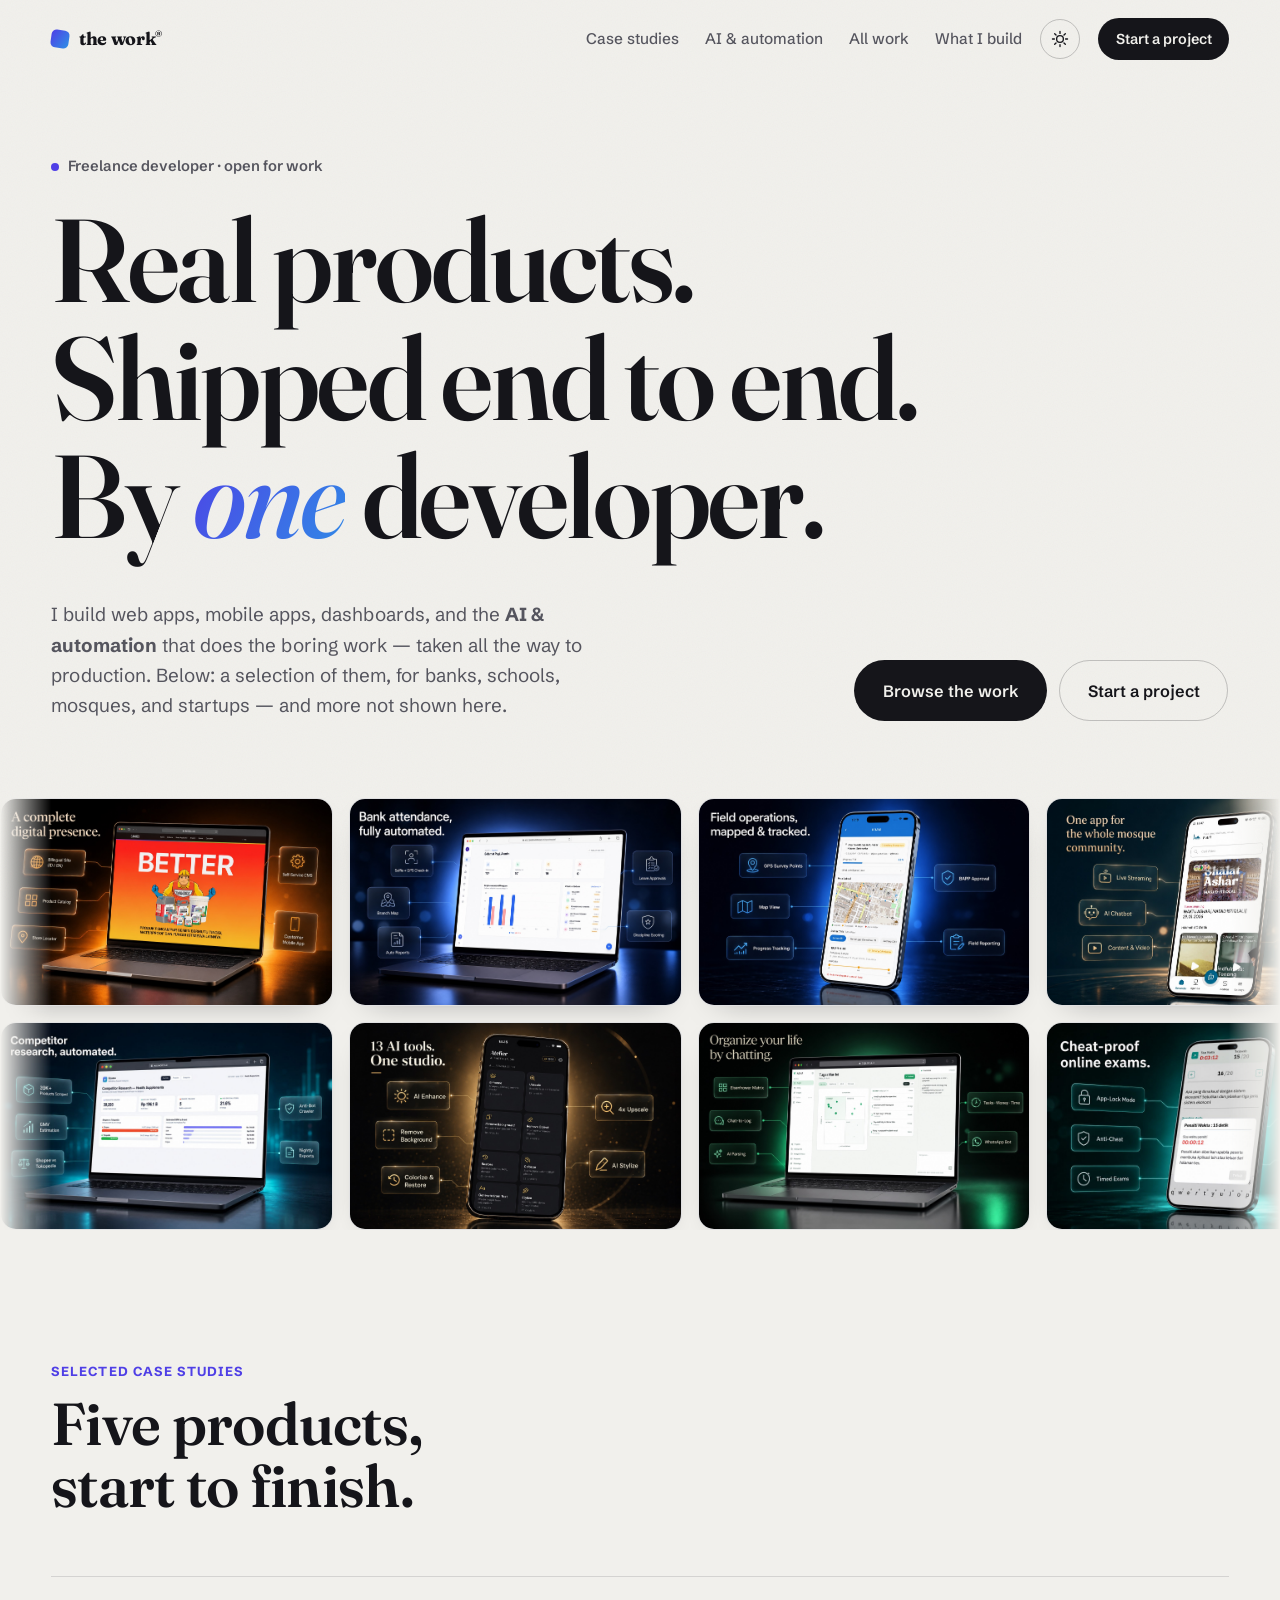
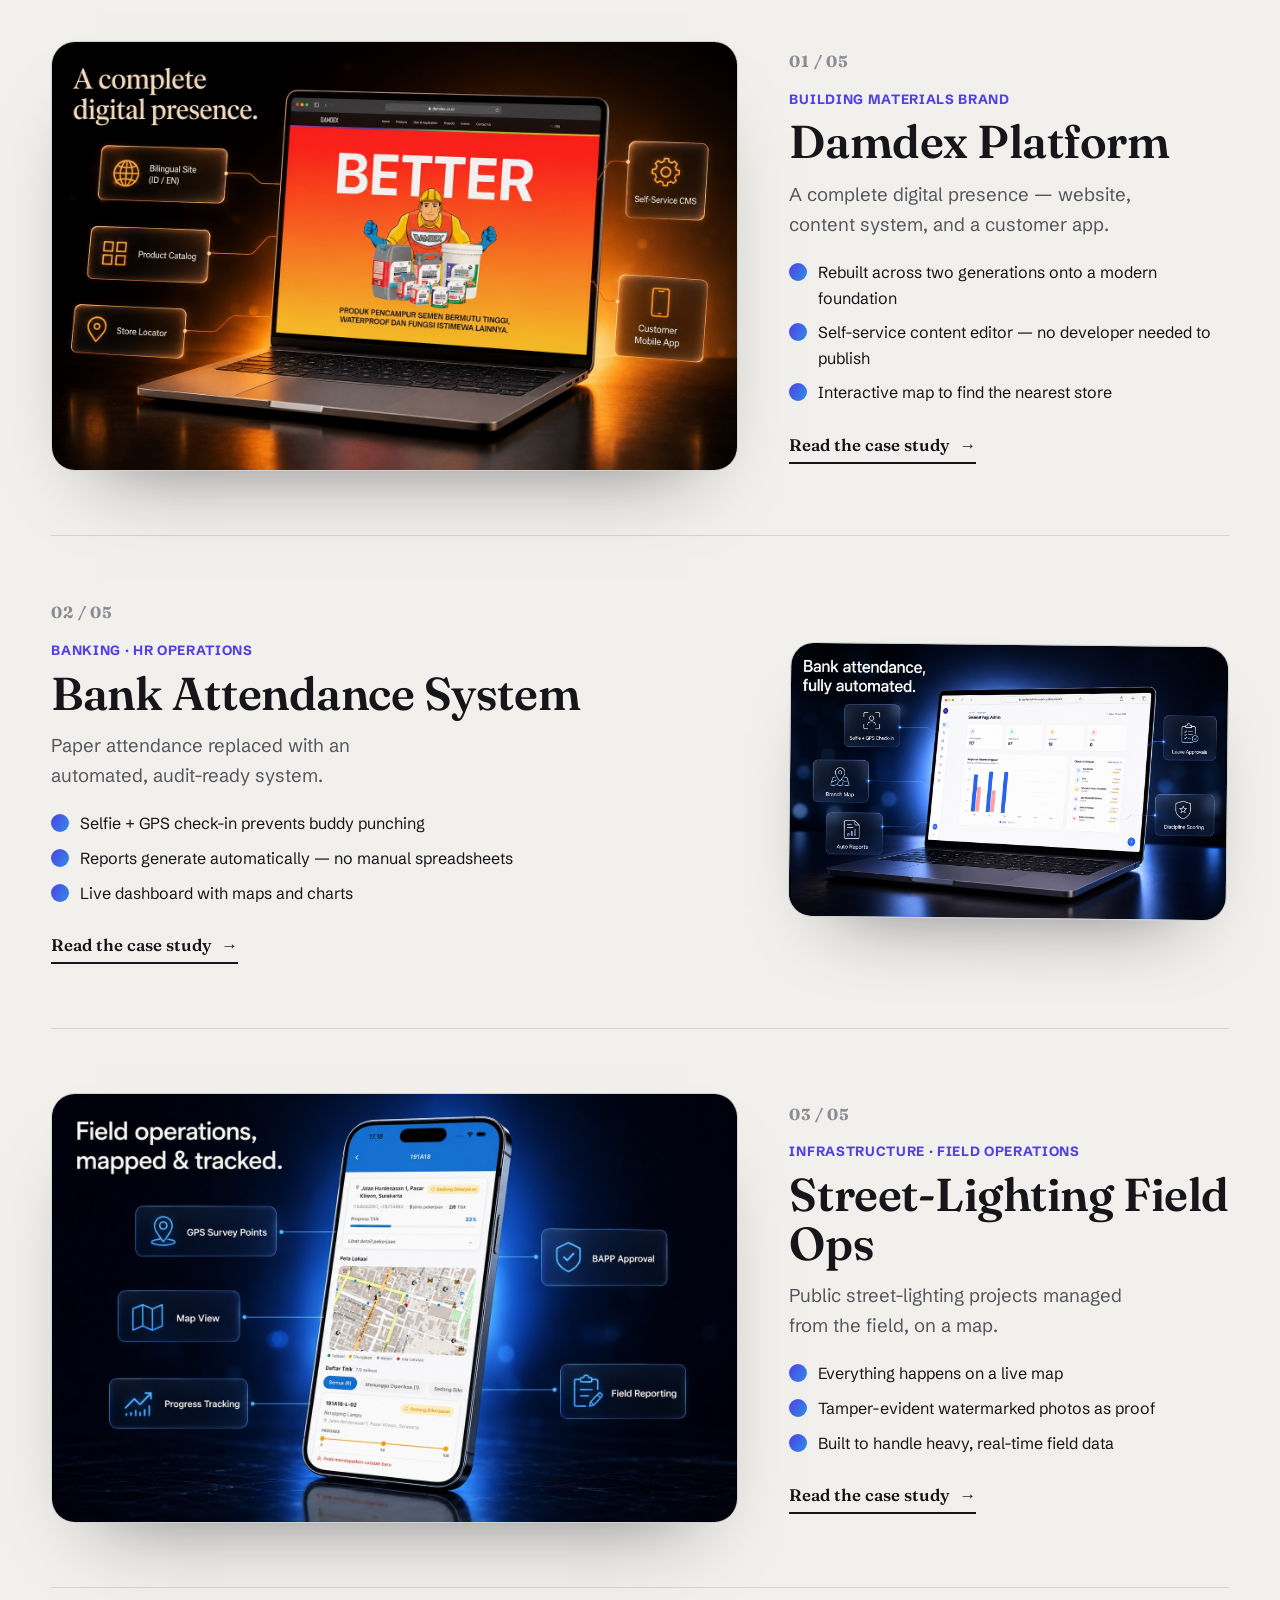
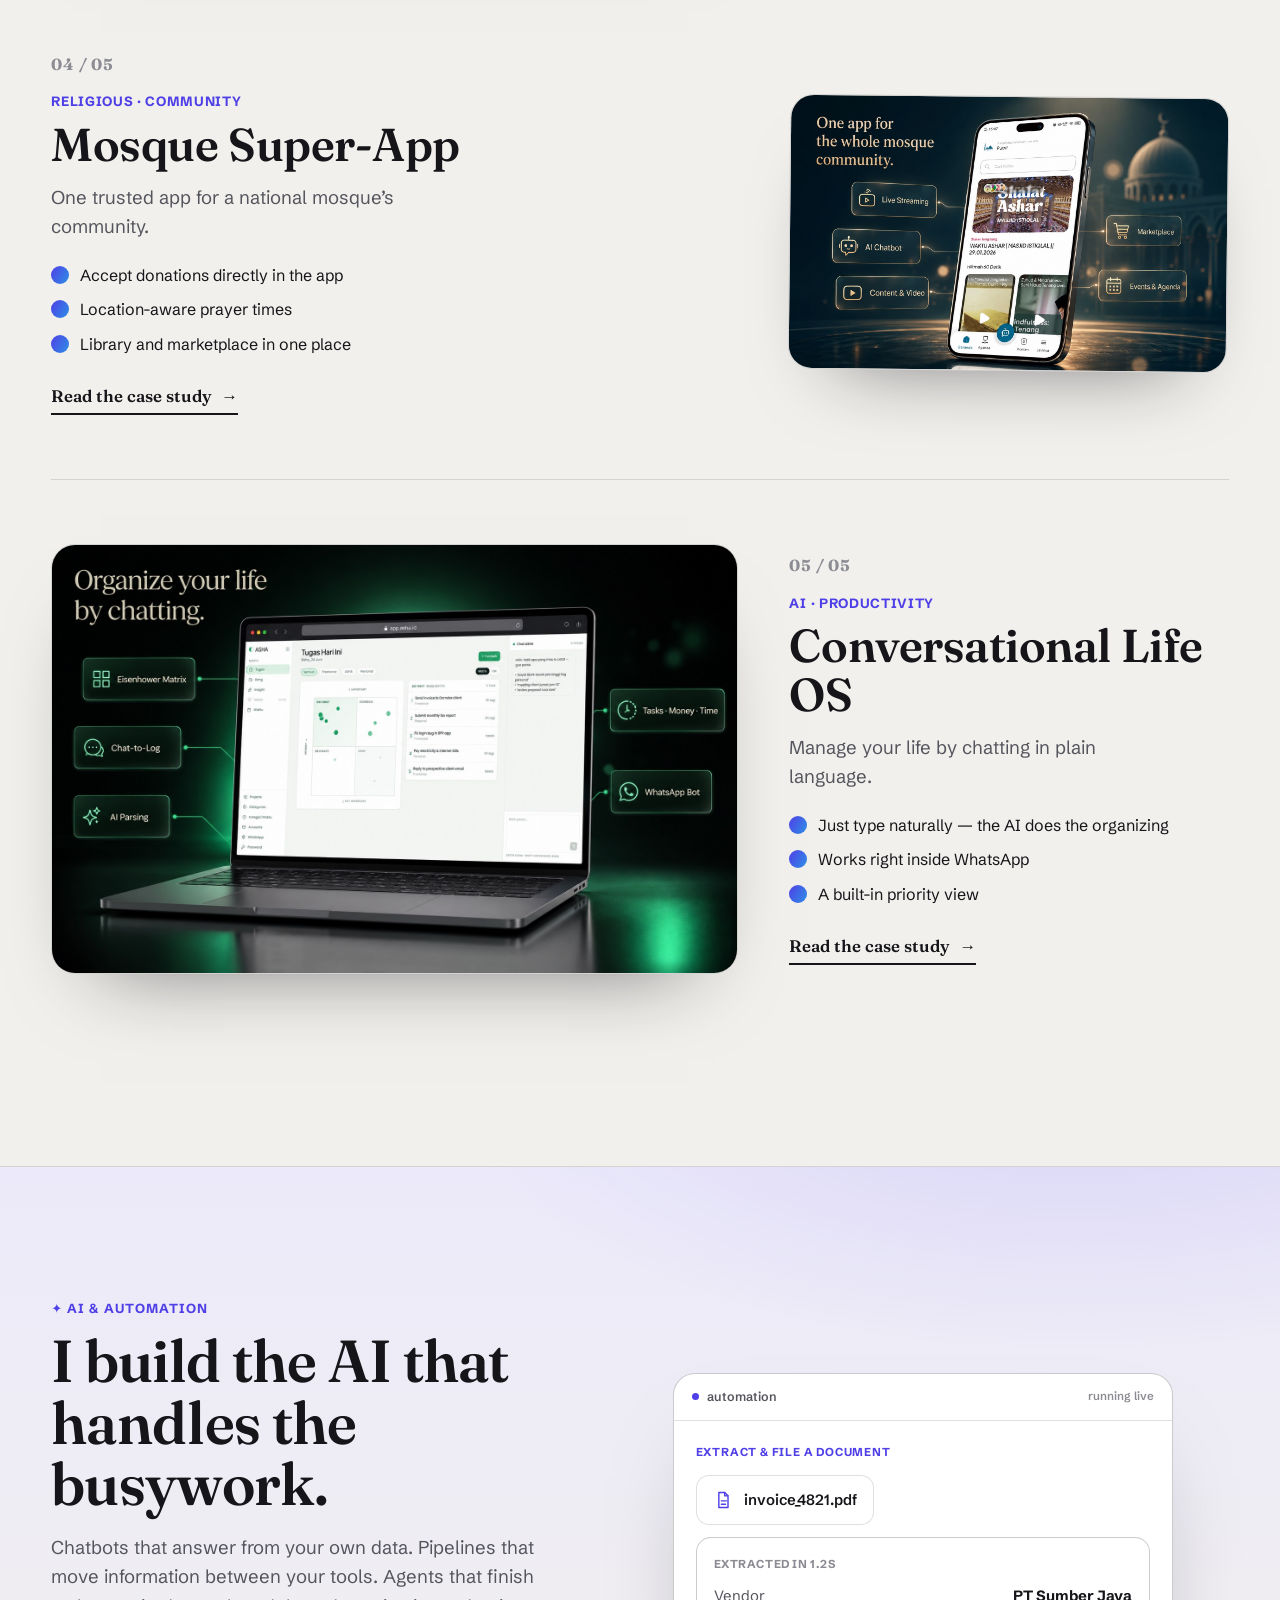
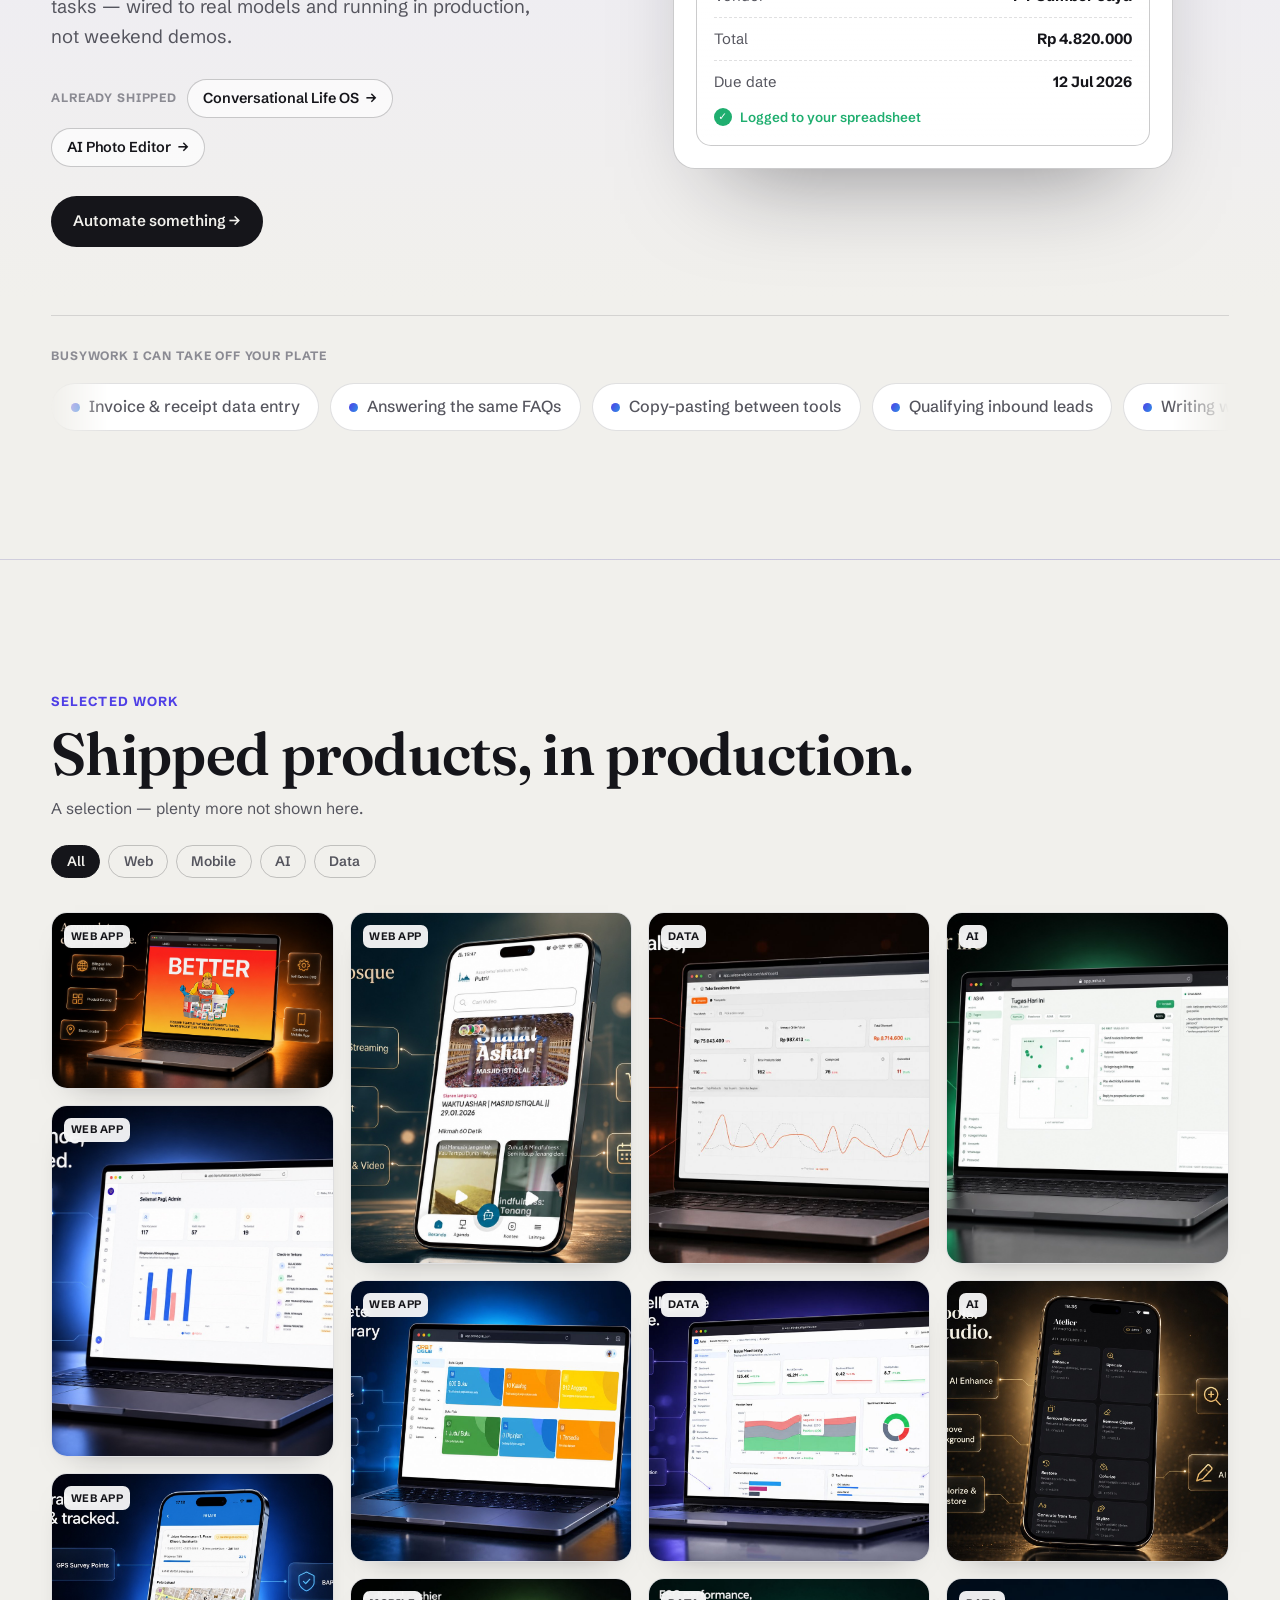
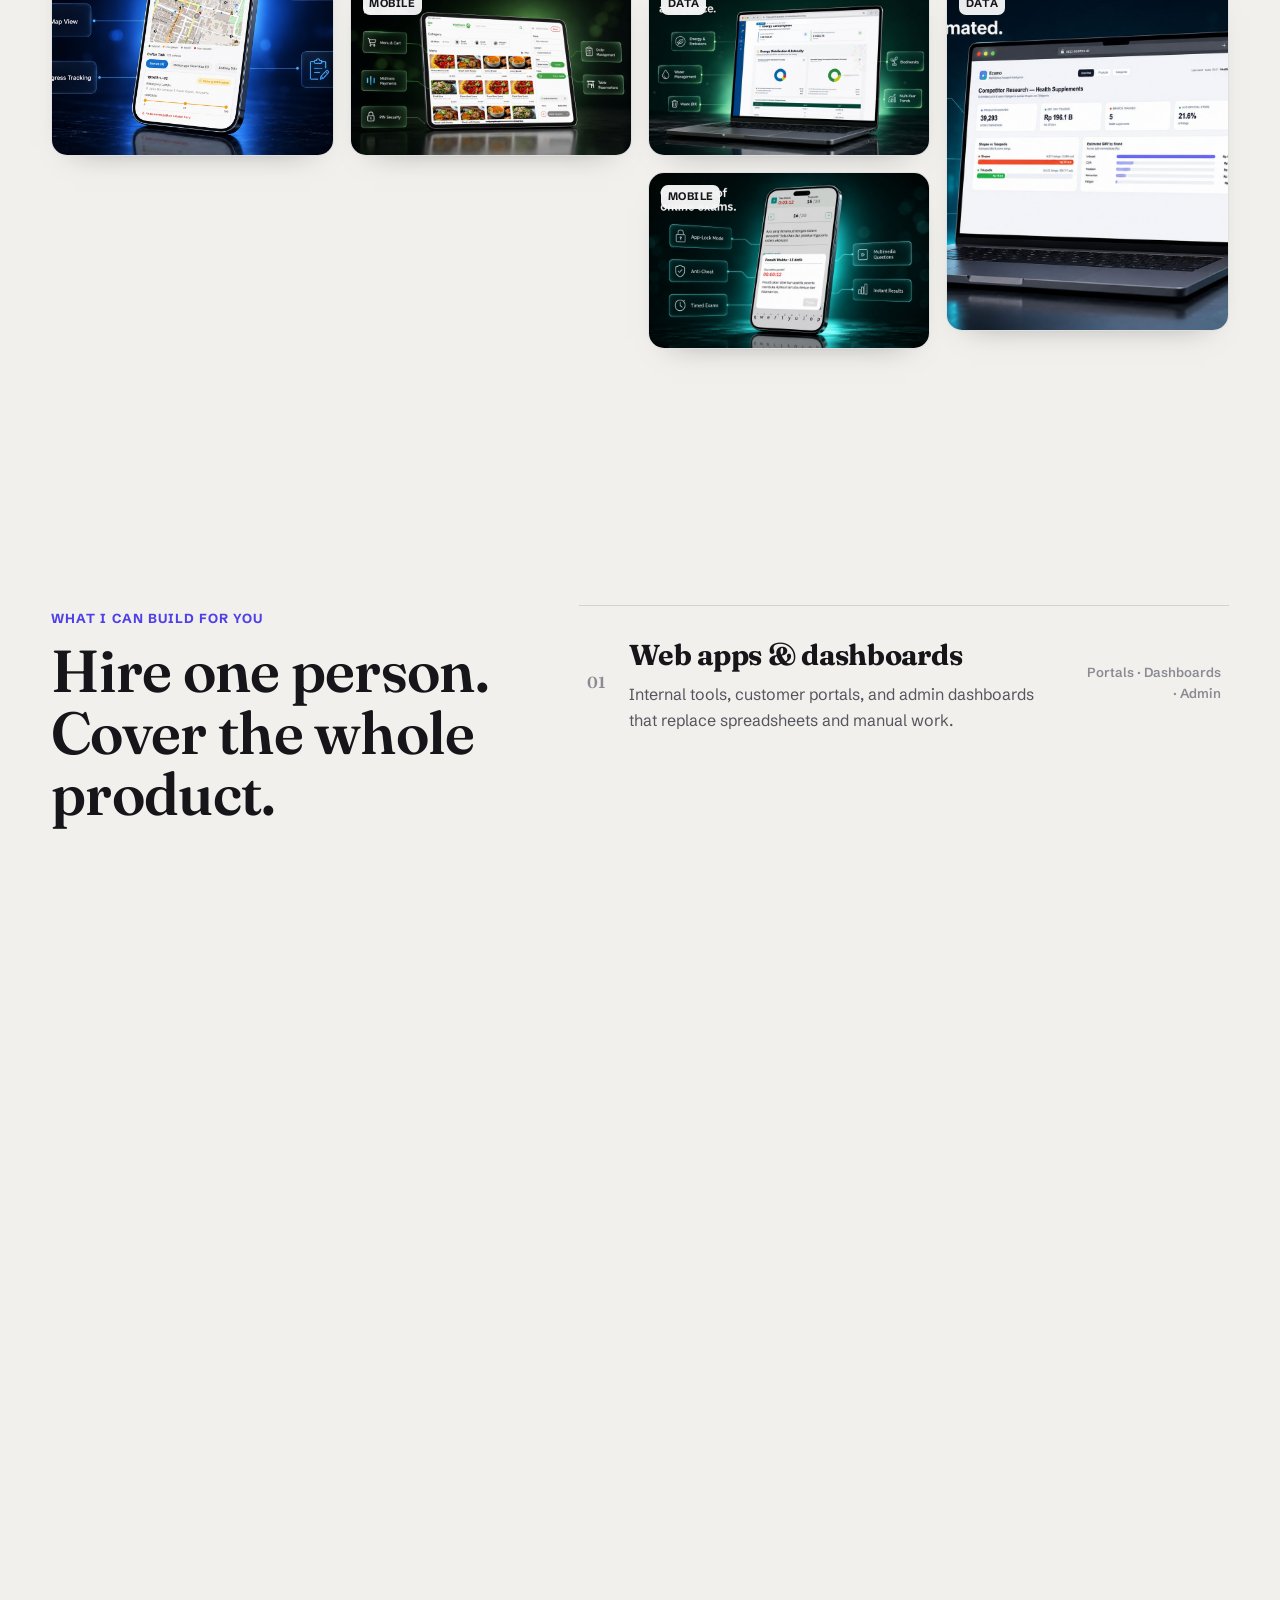
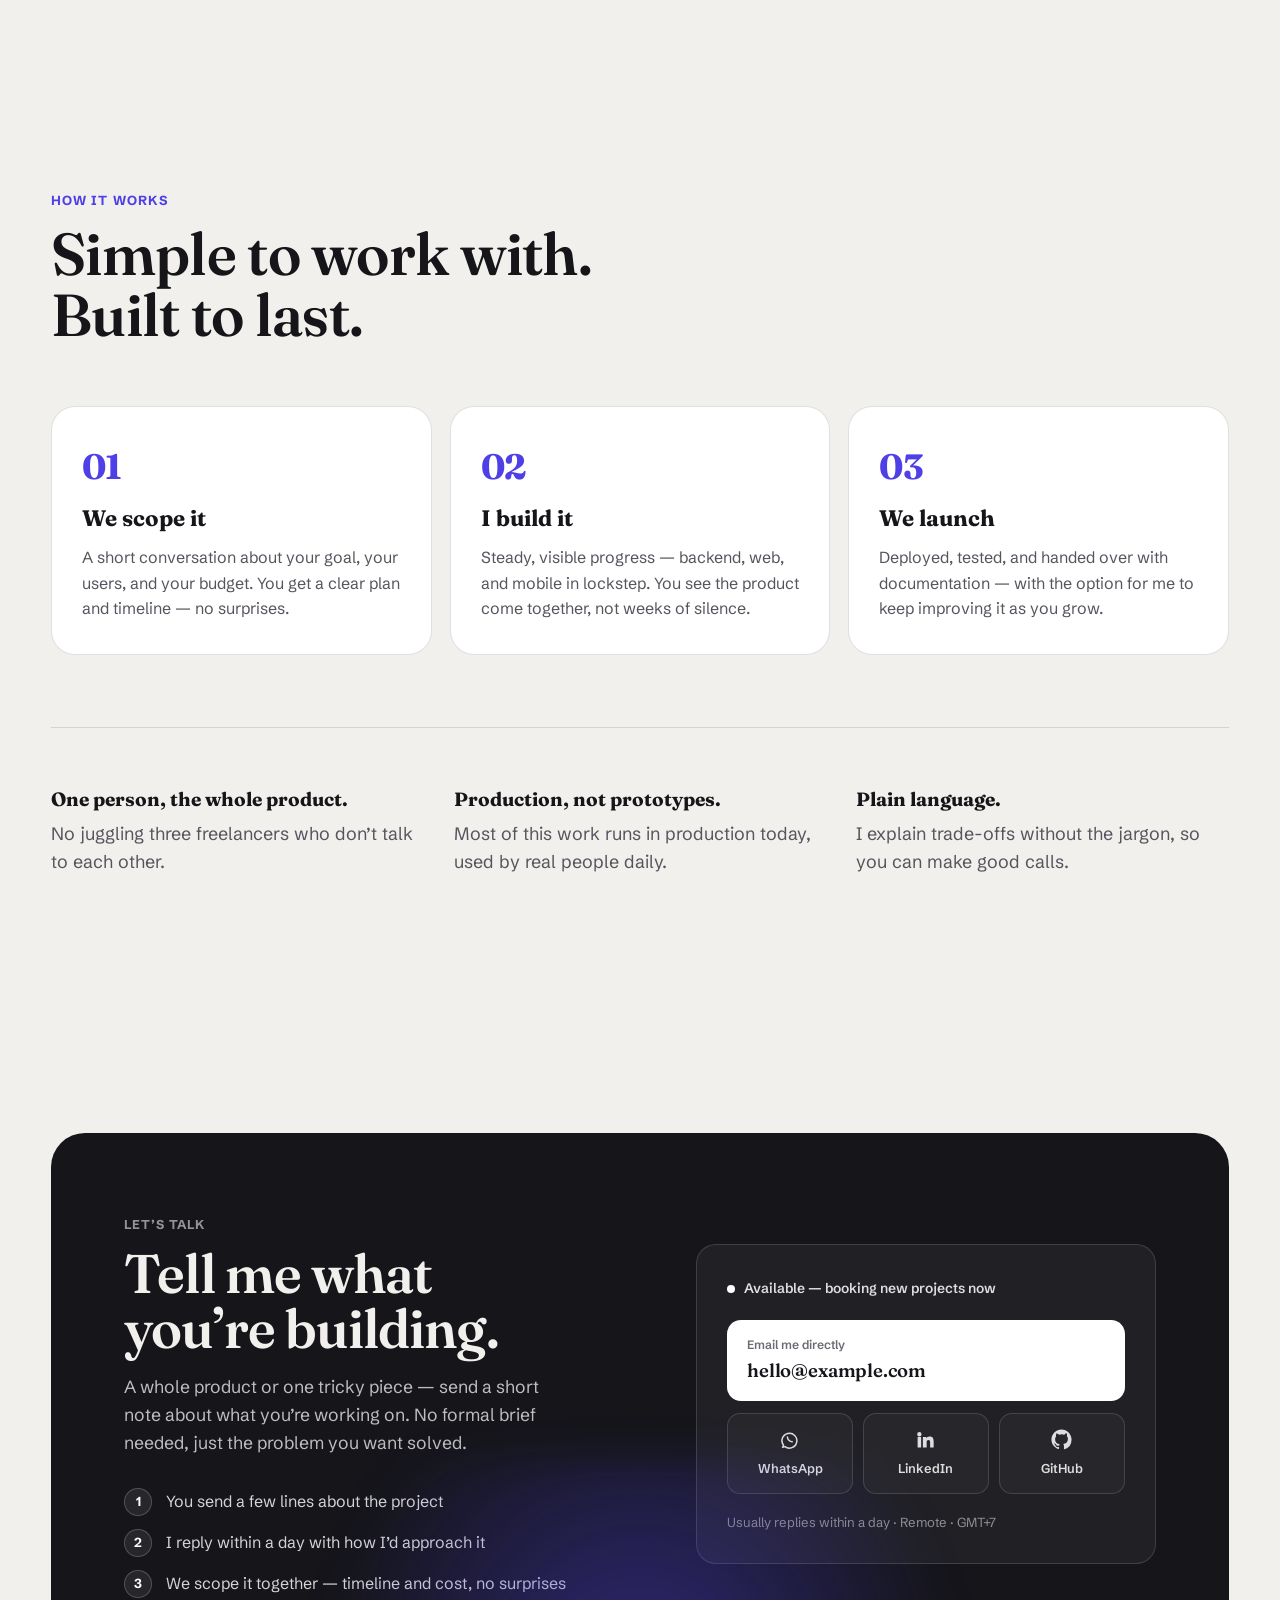
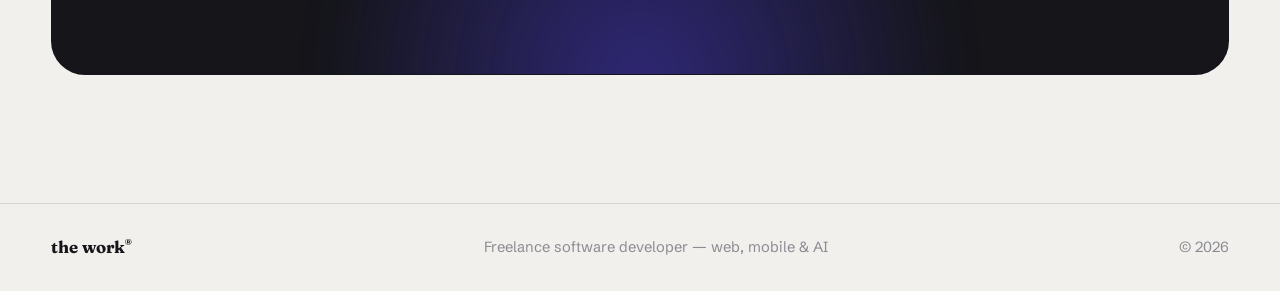
<file: index.html>
<!DOCTYPE html>
<html lang="en">
<head>
<meta charset="UTF-8" />
<meta name="viewport" content="width=device-width, initial-scale=1.0" />
<title>Freelance Developer — Web, Mobile &amp; AI Products</title>
<meta name="description" content="I design and build complete software products — web apps, mobile apps, dashboards, and AI features — taken from idea to production." />
<meta name="color-scheme" content="light dark" />
<script>(function(){try{var q=new URLSearchParams(location.search).get('theme');var t=q||localStorage.getItem('theme')||(matchMedia('(prefers-color-scheme:dark)').matches?'dark':'light');document.documentElement.dataset.theme=t;}catch(e){document.documentElement.dataset.theme='light';}})();</script>
<link rel="preconnect" href="https://fonts.googleapis.com" />
<link rel="preconnect" href="https://fonts.gstatic.com" crossorigin />
<link href="https://fonts.googleapis.com/css2?family=Fraunces:ital,opsz,wght@0,9..144,400;0,9..144,500;0,9..144,600;0,9..144,700;1,9..144,400;1,9..144,500;1,9..144,600&family=Schibsted+Grotesk:wght@400;500;600;700&display=swap" rel="stylesheet" />
<link rel="stylesheet" href="styles.css" />
</head>
<body>

<div class="grain" aria-hidden="true"></div>
<div class="scrollbar" aria-hidden="true"><span id="scrollProgress"></span></div>

<header class="nav" id="nav">
  <div class="wrap nav__inner">
    <a href="#top" class="brand" aria-label="Home">
      <span class="brand__mark"></span>
      <span class="brand__txt">the&nbsp;work<sup>®</sup></span>
    </a>
    <nav class="nav__links" aria-label="Sections">
      <a href="#featured">Case studies</a>
      <a href="#ai">AI &amp; automation</a>
      <a href="#work">All work</a>
      <a href="#build">What I build</a>
    </nav>
    <button class="themebtn" id="themeBtn" aria-label="Toggle dark mode" aria-pressed="false">
      <svg class="sun" viewBox="0 0 24 24" fill="none" stroke="currentColor" stroke-width="1.8" stroke-linecap="round"><circle cx="12" cy="12" r="4.5"/><path d="M12 2v2.5M12 19.5V22M2 12h2.5M19.5 12H22M4.9 4.9l1.8 1.8M17.3 17.3l1.8 1.8M19.1 4.9l-1.8 1.8M6.7 17.3l-1.8 1.8"/></svg>
      <svg class="moon" viewBox="0 0 24 24" fill="currentColor"><path d="M21 12.8A9 9 0 1 1 11.2 3a7 7 0 0 0 9.8 9.8z"/></svg>
    </button>
    <a href="#contact" class="btn btn--dark nav__cta">Start a project</a>
  </div>
</header>

<main id="top">

  <!-- HERO -->
  <section class="hero">
    <div class="wrap">
      <p class="hero__eyebrow reveal"><span class="dot"></span> Freelance developer · open for work</p>
      <h1 class="hero__title">
        <span class="reveal">Real products.</span>
        <span class="reveal">Shipped end&nbsp;to&nbsp;end.</span>
        <span class="reveal">By <span class="ital">one</span> developer.</span>
      </h1>
      <div class="hero__bottom">
        <p class="hero__intro reveal">I build web apps, mobile apps, dashboards, and the <b>AI &amp; automation</b> that does the boring work — taken all the way to production. Below: a selection of them, for banks, schools, mosques, and startups — and more not shown here.</p>
        <div class="hero__cta reveal">
          <a href="#featured" class="btn btn--dark btn--lg">Browse the work</a>
          <a href="#contact" class="btn btn--line btn--lg">Start a project</a>
        </div>
      </div>
    </div>
    <div class="hero__marquee" id="marquee" aria-hidden="true"></div>
  </section>

  <!-- FEATURED CASE STUDIES -->
  <section class="featured" id="featured">
    <div class="wrap">
      <div class="band reveal">
        <span class="band__lbl">Selected case studies</span>
        <h2 class="band__h">Five products,<br>start to finish.</h2>
      </div>
    </div>
    <div class="wrap" id="featuredList"></div>
  </section>

  <!-- AI & AUTOMATION -->
  <section class="section ai" id="ai">
    <div class="wrap">
      <div class="ai__top">
        <div class="ai__pitch">
          <span class="band__lbl reveal">✦ AI &amp; Automation</span>
          <h2 class="band__h reveal">I build the AI that<br>handles the busywork.</h2>
          <p class="ai__lead reveal">Chatbots that answer from your own data. Pipelines that move information between your tools. Agents that finish tasks — wired to real models and running in production, not weekend demos.</p>
          <div class="ai__proof reveal">
            <span class="ai__proof-lbl">Already shipped</span>
            <a class="ai__pill" href="project.html?id=asha-os">Conversational Life OS <span aria-hidden="true">→</span></a>
            <a class="ai__pill" href="project.html?id=ai-photo">AI Photo Editor <span aria-hidden="true">→</span></a>
          </div>
          <a href="#contact" class="btn btn--dark reveal">Automate something →</a>
        </div>
        <div class="ai__demo reveal">
          <div class="demo">
            <div class="demo__bar"><span class="demo__live"><span class="dot"></span> automation</span><span class="demo__by">running live</span></div>
            <div class="demo__body" id="demoBody" aria-hidden="true"></div>
          </div>
        </div>
      </div>
      <div class="ai__tasks reveal">
        <span class="ai__tasks-lbl">Busywork I can take off your plate</span>
        <div class="ai__ticker"><div class="ai__trow" id="aiTicker" aria-hidden="true"></div></div>
      </div>
    </div>
  </section>

  <!-- ALL WORK (bento) -->
  <section class="section work" id="work">
    <div class="wrap">
      <div class="work__head">
        <div class="reveal">
          <span class="band__lbl">Selected work</span>
          <h2 class="band__h">Shipped products, in production.</h2>
          <p class="band__note">A selection — plenty more not shown here.</p>
        </div>
        <div class="filters reveal" id="filters" role="tablist" aria-label="Filter projects">
          <button class="chip is-active" data-filter="all" role="tab" aria-selected="true">All</button>
          <button class="chip" data-filter="web" role="tab" aria-selected="false">Web</button>
          <button class="chip" data-filter="mobile" role="tab" aria-selected="false">Mobile</button>
          <button class="chip" data-filter="ai" role="tab" aria-selected="false">AI</button>
          <button class="chip" data-filter="data" role="tab" aria-selected="false">Data</button>
        </div>
      </div>
      <div class="bento" id="grid"></div>
    </div>
  </section>

  <!-- WHAT I BUILD -->
  <section class="section build" id="build">
    <div class="wrap build__grid">
      <div class="build__head">
        <span class="band__lbl reveal">What I can build for you</span>
        <h2 class="band__h reveal">Hire one person.<br>Cover the whole product.</h2>
        <p class="build__lead reveal">From the database to the app store. Pick a piece, or hand me the whole thing.</p>
        <a href="#contact" class="btn btn--dark reveal">Let’s talk →</a>
      </div>
      <ol class="caplist" id="caplist">
        <li class="caprow reveal"><span class="caprow__n">01</span><div><h3>Web apps &amp; dashboards</h3><p>Internal tools, customer portals, and admin dashboards that replace spreadsheets and manual work.</p></div><span class="caprow__t">Portals · Dashboards · Admin</span></li>
        <li class="caprow reveal"><span class="caprow__n">02</span><div><h3>Mobile apps</h3><p>Polished iOS &amp; Android apps — payments, offline mode, notifications — from design to the stores.</p></div><span class="caprow__t">iOS · Android · Flutter</span></li>
        <li class="caprow reveal"><span class="caprow__n">03</span><div><h3>AI features</h3><p>Genuinely useful AI — chat assistants, automation, smart search — wired to real models, without the hype.</p></div><span class="caprow__t">Assistants · Automation</span></li>
        <li class="caprow reveal"><span class="caprow__n">04</span><div><h3>Backends &amp; APIs</h3><p>The secure, scalable engine behind your product — auth, payments, integrations, and storage.</p></div><span class="caprow__t">APIs · Auth · Payments</span></li>
        <li class="caprow reveal"><span class="caprow__n">05</span><div><h3>Data &amp; analytics</h3><p>See your business clearly — dashboards, maps, reports, and pipelines from the data you already have.</p></div><span class="caprow__t">Charts · Maps · Pipelines</span></li>
        <li class="caprow reveal"><span class="caprow__n">06</span><div><h3>Websites &amp; landing pages</h3><p>Fast, polished sites that make a strong first impression and are easy to keep updated.</p></div><span class="caprow__t">Sites · Landing · CMS</span></li>
      </ol>
    </div>
  </section>

  <!-- ABOUT / HOW -->
  <section class="section about" id="about">
    <div class="wrap">
      <div class="band reveal"><span class="band__lbl">How it works</span><h2 class="band__h">Simple to work with.<br>Built to last.</h2></div>
      <div class="about__grid">
        <article class="about__step reveal"><span>01</span><h3>We scope it</h3><p>A short conversation about your goal, your users, and your budget. You get a clear plan and timeline — no surprises.</p></article>
        <article class="about__step reveal"><span>02</span><h3>I build it</h3><p>Steady, visible progress — backend, web, and mobile in lockstep. You see the product come together, not weeks of silence.</p></article>
        <article class="about__step reveal"><span>03</span><h3>We launch</h3><p>Deployed, tested, and handed over with documentation — with the option for me to keep improving it as you grow.</p></article>
      </div>
      <div class="about__why">
        <p class="reveal"><b>One person, the whole product.</b> No juggling three freelancers who don’t talk to each other.</p>
        <p class="reveal"><b>Production, not prototypes.</b> Most of this work runs in production today, used by real people daily.</p>
        <p class="reveal"><b>Plain language.</b> I explain trade-offs without the jargon, so you can make good calls.</p>
      </div>
    </div>
  </section>

  <!-- CONTACT -->
  <section class="section" id="contact">
    <div class="wrap contact reveal">
      <!-- TODO: replace placeholders below with your real email / WhatsApp / LinkedIn / GitHub -->
      <div class="contact__grid">
        <div class="contact__intro">
          <span class="contact__eyebrow">Let’s talk</span>
          <h2 class="contact__head">Tell me what<br>you’re building.</h2>
          <p class="contact__say">A whole product or one tricky piece — send a short note about what you’re working on. No formal brief needed, just the problem you want solved.</p>
          <ol class="contact__steps">
            <li><span>1</span> You send a few lines about the project</li>
            <li><span>2</span> I reply within a day with how I’d approach it</li>
            <li><span>3</span> We scope it together — timeline and cost, no surprises</li>
          </ol>
        </div>
        <aside class="contact__card">
          <p class="contact__status"><span class="dot dot--light"></span> Available — booking new projects now</p>
          <a class="contact__primary" href="mailto:hello@example.com?subject=Project%20inquiry">
            <span>Email me directly</span>
            <b>hello@example.com</b>
          </a>
          <div class="contact__channels">
            <a href="#" aria-label="Chat on WhatsApp">
              <svg viewBox="0 0 24 24" fill="none" stroke="currentColor" stroke-width="1.7" stroke-linecap="round" stroke-linejoin="round"><path d="M4 18.5 3 21l2.6-.9A8.5 8.5 0 1 0 4 18.5z"/><path d="M8.5 9c0 3 2.5 5.5 5.5 5.5"/></svg>
              WhatsApp
            </a>
            <a href="#" aria-label="LinkedIn profile">
              <svg viewBox="0 0 24 24" fill="currentColor"><path d="M4.98 3.5A2.5 2.5 0 1 1 5 8.5a2.5 2.5 0 0 1 0-5zM3 9h4v12H3zM9 9h3.8v1.7h.1c.5-1 1.8-2 3.7-2 4 0 4.7 2.6 4.7 5.9V21h-4v-5.3c0-1.3 0-3-1.9-3s-2.1 1.4-2.1 2.9V21H9z"/></svg>
              LinkedIn
            </a>
            <a href="#" aria-label="GitHub profile">
              <svg viewBox="0 0 24 24" fill="currentColor"><path d="M12 .5C5.7.5.5 5.7.5 12c0 5.1 3.3 9.4 7.9 10.9.6.1.8-.2.8-.5v-1.8c-3.2.7-3.9-1.5-3.9-1.5-.5-1.3-1.3-1.7-1.3-1.7-1.1-.7.1-.7.1-.7 1.2.1 1.8 1.2 1.8 1.2 1 1.8 2.7 1.3 3.4 1 .1-.8.4-1.3.7-1.6-2.6-.3-5.3-1.3-5.3-5.8 0-1.3.5-2.3 1.2-3.1-.1-.3-.5-1.5.1-3.1 0 0 1-.3 3.3 1.2a11.4 11.4 0 0 1 6 0C17 4.7 18 5 18 5c.6 1.6.2 2.8.1 3.1.8.8 1.2 1.8 1.2 3.1 0 4.5-2.7 5.5-5.3 5.8.4.4.8 1.1.8 2.2v3.3c0 .3.2.6.8.5A11.5 11.5 0 0 0 23.5 12C23.5 5.7 18.3.5 12 .5z"/></svg>
              GitHub
            </a>
          </div>
          <p class="contact__meta">Usually replies within a day · Remote · GMT+7</p>
        </aside>
      </div>
    </div>
  </section>
</main>

<footer class="foot">
  <div class="wrap foot__inner">
    <span class="foot__mark">the work<sup>®</sup></span>
    <span>Freelance software developer — web, mobile &amp; AI</span>
    <span class="foot__meta">© <span id="year"></span></span>
  </div>
</footer>

<script src="data.js"></script>
<script src="theme.js"></script>
<script src="app.js"></script>
</body>
</html>
</file>
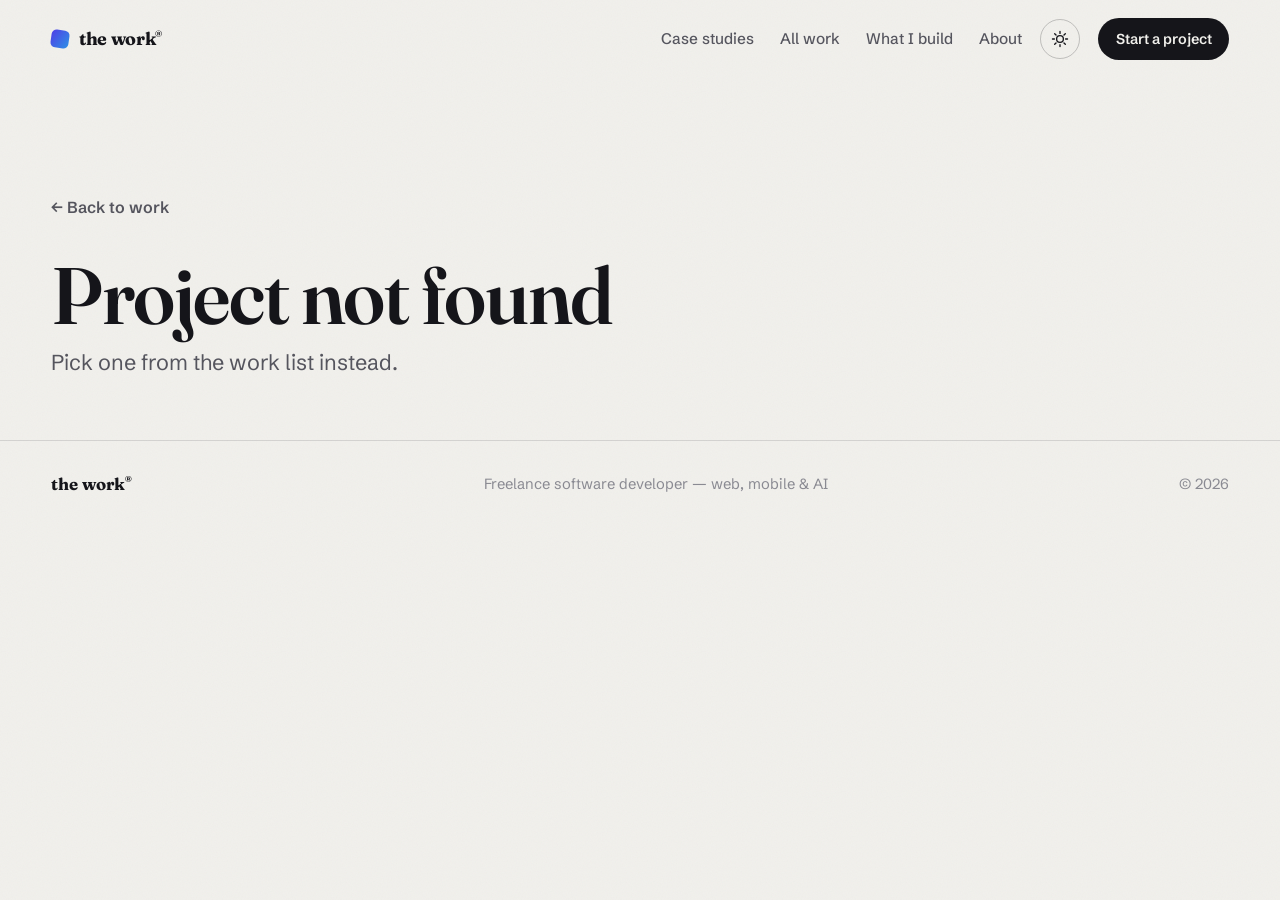
<file: project.html>
<!DOCTYPE html>
<html lang="en">
<head>
<meta charset="UTF-8" />
<meta name="viewport" content="width=device-width, initial-scale=1.0" />
<title>Project — the work</title>
<meta name="description" content="Project case study — the challenge, what I built, and the highlights." />
<meta name="color-scheme" content="light dark" />
<script>(function(){try{var q=new URLSearchParams(location.search).get('theme');var t=q||localStorage.getItem('theme')||(matchMedia('(prefers-color-scheme:dark)').matches?'dark':'light');document.documentElement.dataset.theme=t;}catch(e){document.documentElement.dataset.theme='light';}})();</script>
<link rel="preconnect" href="https://fonts.googleapis.com" />
<link rel="preconnect" href="https://fonts.gstatic.com" crossorigin />
<link href="https://fonts.googleapis.com/css2?family=Fraunces:ital,opsz,wght@0,9..144,400;0,9..144,500;0,9..144,600;0,9..144,700;1,9..144,400;1,9..144,500;1,9..144,600&family=Schibsted+Grotesk:wght@400;500;600;700&display=swap" rel="stylesheet" />
<link rel="stylesheet" href="styles.css" />
</head>
<body>

<div class="grain" aria-hidden="true"></div>
<div class="scrollbar" aria-hidden="true"><span id="scrollProgress"></span></div>

<header class="nav" id="nav">
  <div class="wrap nav__inner">
    <a href="index.html" class="brand" aria-label="Home">
      <span class="brand__mark"></span>
      <span class="brand__txt">the&nbsp;work<sup>®</sup></span>
    </a>
    <nav class="nav__links" aria-label="Sections">
      <a href="index.html#featured">Case studies</a>
      <a href="index.html#work">All work</a>
      <a href="index.html#build">What I build</a>
      <a href="index.html#about">About</a>
    </nav>
    <button class="themebtn" id="themeBtn" aria-label="Toggle dark mode" aria-pressed="false">
      <svg class="sun" viewBox="0 0 24 24" fill="none" stroke="currentColor" stroke-width="1.8" stroke-linecap="round"><circle cx="12" cy="12" r="4.5"/><path d="M12 2v2.5M12 19.5V22M2 12h2.5M19.5 12H22M4.9 4.9l1.8 1.8M17.3 17.3l1.8 1.8M19.1 4.9l-1.8 1.8M6.7 17.3l-1.8 1.8"/></svg>
      <svg class="moon" viewBox="0 0 24 24" fill="currentColor"><path d="M21 12.8A9 9 0 1 1 11.2 3a7 7 0 0 0 9.8 9.8z"/></svg>
    </button>
    <a href="index.html#contact" class="btn btn--dark nav__cta">Start a project</a>
  </div>
</header>

<main class="pdetail" id="pmain">
  <div class="wrap"><p id="pfallback" style="padding:40px 0;color:var(--ink-soft)">Loading project…</p></div>
</main>

<footer class="foot">
  <div class="wrap foot__inner">
    <span class="foot__mark">the work<sup>®</sup></span>
    <span>Freelance software developer — web, mobile &amp; AI</span>
    <span class="foot__meta">© <span id="year"></span></span>
  </div>
</footer>

<script src="data.js"></script>
<script src="theme.js"></script>
<script src="project.js"></script>
</body>
</html>
</file>
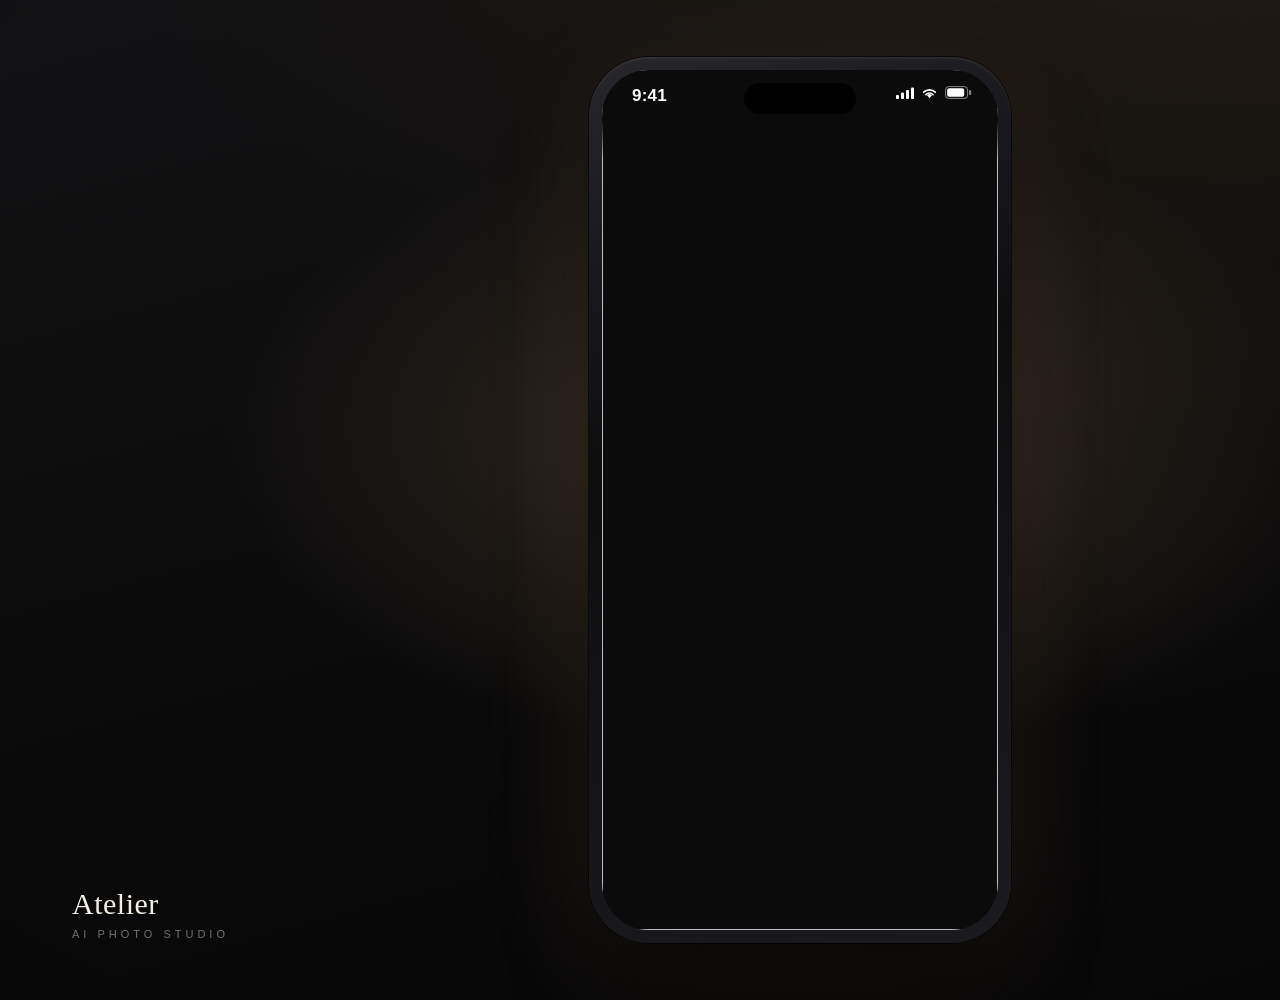
<file: tools/frame.html>
<!doctype html>
<html lang="en">
<head>
<meta charset="utf-8">
<title>frame</title>
<style>
  :root{
    --gold:#D8B074; --gold-soft:#E7CB97;
    --ink:#0B0B0C; --light:#F4EFE6;
  }
  *{margin:0;padding:0;box-sizing:border-box}
  html,body{background:#000}
  .stage{
    position:relative; width:1600px; height:1000px; overflow:hidden;
    background:
      radial-gradient(closest-side at 50% 44%, rgba(216,176,116,.20), rgba(216,176,116,0) 72%),
      radial-gradient(120% 90% at 80% -10%, rgba(120,90,40,.18), rgba(0,0,0,0) 60%),
      linear-gradient(165deg, #121113 0%, #0B0A0B 55%, #080708 100%);
    font-family:-apple-system,"Helvetica Neue",Arial,sans-serif;
  }
  /* vignette */
  .stage::after{
    content:""; position:absolute; inset:0; pointer-events:none;
    background:radial-gradient(120% 120% at 50% 45%, rgba(0,0,0,0) 52%, rgba(0,0,0,.55) 100%);
  }

  /* ---- phone ---- */
  .phone{
    position:absolute; left:50%; top:50%; transform:translate(-50%,-50%);
    width:422px; height:886px; padding:13px; border-radius:60px;
    background:linear-gradient(160deg,#26262b,#0d0d10 40%,#1b1b1f);
    box-shadow:
      0 2px 2px rgba(255,255,255,.06) inset,
      0 0 0 1px rgba(0,0,0,.6),
      0 60px 90px -20px rgba(0,0,0,.7),
      0 30px 120px -10px rgba(216,176,116,.16);
  }
  .screen{
    position:relative; width:100%; height:100%;
    border-radius:47px; overflow:hidden; background:#0B0B0C;
  }
  .screen img{width:100%; height:100%; object-fit:cover; display:block}

  /* opaque-to-faded band that kills the real status bar + DEBUG ribbon */
  .statusmask{
    position:absolute; top:0; left:0; right:0; height:90px; z-index:3;
    background:linear-gradient(180deg,#0B0B0C 0%,#0B0B0C 56%,rgba(11,11,12,0) 100%);
  }
  .island{
    position:absolute; top:13px; left:50%; transform:translateX(-50%);
    width:112px; height:31px; border-radius:16px; background:#000; z-index:6;
  }
  .sb{ position:absolute; top:16px; z-index:7; color:#fff;
       font-family:-apple-system,"Helvetica Neue",Arial,sans-serif; }
  .sb-time{ left:30px; font-weight:600; font-size:17px; letter-spacing:.2px }
  .sb-icons{ right:26px; display:flex; align-items:center; gap:7px }
  .sb-icons svg{ display:block }

  /* ---- branding ---- */
  .brand{ position:absolute; left:72px; bottom:60px; z-index:8 }
  .brand .name{
    font-family:"Iowan Old Style","Palatino Linotype",Georgia,serif;
    font-size:30px; color:var(--light); letter-spacing:.5px; line-height:1;
  }
  .brand .sub{
    margin-top:9px; font-size:11px; letter-spacing:4px; text-transform:uppercase;
    color:rgba(244,239,230,.45);
  }
  .label{
    position:absolute; right:72px; bottom:62px; z-index:8;
    display:flex; align-items:center; gap:10px;
  }
  .label .dot{ width:7px; height:7px; border-radius:50%;
    background:var(--gold); box-shadow:0 0 12px rgba(216,176,116,.8) }
  .label .txt{
    font-size:13px; letter-spacing:3.5px; text-transform:uppercase;
    color:var(--gold-soft); font-weight:600;
  }
</style>
</head>
<body>
  <div class="stage">
    <div class="phone">
      <div class="screen">
        <img id="shot" alt="">
        <div class="statusmask"></div>
        <div class="island"></div>
        <div class="sb sb-time" id="time">9:41</div>
        <div class="sb sb-icons">
          <!-- cellular -->
          <svg width="18" height="12" viewBox="0 0 18 12"><g fill="#fff">
            <rect x="0"  y="8"  width="3" height="4" rx="1"/>
            <rect x="5"  y="5.5" width="3" height="6.5" rx="1"/>
            <rect x="10" y="3"  width="3" height="9" rx="1"/>
            <rect x="15" y="0.5" width="3" height="11.5" rx="1"/>
          </g></svg>
          <!-- wifi -->
          <svg width="17" height="12" viewBox="0 0 17 12" fill="none">
            <path d="M8.5 11.2 11 8.3a3.6 3.6 0 0 0-5 0l2.5 2.9Z" fill="#fff"/>
            <path d="M2.7 5.2a8.5 8.5 0 0 1 11.6 0" stroke="#fff" stroke-width="1.7" stroke-linecap="round"/>
            <path d="M5 7.6a5 5 0 0 1 7 0" stroke="#fff" stroke-width="1.7" stroke-linecap="round"/>
          </svg>
          <!-- battery -->
          <svg width="27" height="13" viewBox="0 0 27 13">
            <rect x="0.6" y="0.6" width="22" height="11.8" rx="3.2" fill="none" stroke="#fff" stroke-opacity=".5" stroke-width="1"/>
            <rect x="2.2" y="2.2" width="17" height="8.6" rx="2" fill="#fff"/>
            <rect x="24" y="4" width="2.2" height="5" rx="1.1" fill="#fff" fill-opacity=".5"/>
          </svg>
        </div>
      </div>
    </div>

    <div class="brand">
      <div class="name" id="brand">Atelier</div>
      <div class="sub" id="tagline">AI Photo Studio</div>
    </div>
    <div class="label">
      <span class="dot"></span>
      <span class="txt" id="label">AI EDITOR</span>
    </div>
  </div>

  <script>
    const q = new URLSearchParams(location.search);
    const img = q.get('img');
    if (img) document.getElementById('shot').src = img;
    const set = (id, key) => { const v = q.get(key); if (v !== null) document.getElementById(id).textContent = v; };
    set('label','label'); set('brand','brand'); set('tagline','tagline'); set('time','time');
  </script>
</body>
</html>
</file>
<file: styles.css>
/* ============================================================
   the work® — editorial, image-led portfolio
   Display: Bricolage Grotesque · Body: Hanken Grotesk
   ============================================================ */

:root{
  --paper:#F1F0EC;
  --paper-2:#FFFFFF;
  --ink:#15151A;
  --ink-soft:#55555E;
  --ink-mute:#8B8B93;
  --line:rgba(20,20,26,.13);
  --line-2:rgba(20,20,26,.22);
  --accent:#4F3FE6;
  --accent-2:#2E8FE6;
  --grad:linear-gradient(120deg,#4F3FE6,#2E8FE6);
  --nav-bg:rgba(241,240,236,.82);
  --ai-tint:#ECEAFA;
  --card-glass:rgba(255,255,255,.66);
  --contact-bg:#15151A;
  --contact-fg:#F1F0EC;
  --shadow:rgba(20,20,26,.5);

  --r:16px;
  --r-lg:24px;
  --wrap:1240px;
  --ease:cubic-bezier(.22,.61,.36,1);
  --f-disp:'Fraunces',Georgia,'Times New Roman',serif;
  --f-body:'Schibsted Grotesk',-apple-system,system-ui,sans-serif;
}

html[data-theme="dark"]{
  --paper:#0E0E13;
  --paper-2:#16161F;
  --ink:#F1F0EC;
  --ink-soft:#A7A7B3;
  --ink-mute:#70707B;
  --line:rgba(255,255,255,.10);
  --line-2:rgba(255,255,255,.20);
  --accent:#8A7BFF;
  --accent-2:#56B6FF;
  --grad:linear-gradient(120deg,#8A7BFF,#56B6FF);
  --nav-bg:rgba(18,18,24,.82);
  --ai-tint:#16131F;
  --card-glass:rgba(255,255,255,.045);
  --contact-bg:#1A1A23;
  --contact-fg:#F1F0EC;
  --shadow:rgba(0,0,0,.6);
}
html[data-theme="dark"] .grain{mix-blend-mode:overlay;opacity:.05}

*{box-sizing:border-box;margin:0;padding:0}
html{scroll-behavior:smooth}
@media (prefers-reduced-motion:reduce){html{scroll-behavior:auto}}
body{font-family:var(--f-body);background:var(--paper);color:var(--ink);line-height:1.6;-webkit-font-smoothing:antialiased;overflow-x:hidden;transition:background-color .45s var(--ease),color .45s var(--ease)}
a{color:inherit;text-decoration:none}
img,svg{display:block;max-width:100%}
::selection{background:var(--ink);color:var(--paper)}

.grain{position:fixed;inset:0;z-index:1;pointer-events:none;opacity:.04;mix-blend-mode:multiply;
  background-image:url("data:image/svg+xml,%3Csvg xmlns='http://www.w3.org/2000/svg' width='140' height='140'%3E%3Cfilter id='n'%3E%3CfeTurbulence type='fractalNoise' baseFrequency='.8' numOctaves='2'/%3E%3C/filter%3E%3Crect width='100%25' height='100%25' filter='url(%23n)'/%3E%3C/svg%3E")}
.scrollbar{position:fixed;top:0;left:0;right:0;height:3px;z-index:120}
.scrollbar span{display:block;height:100%;width:0;background:var(--ink)}

.wrap{width:min(var(--wrap),92vw);margin-inline:auto}
.section{padding:clamp(70px,10vw,140px) 0;position:relative}
.dot{width:8px;height:8px;border-radius:50%;background:var(--accent);display:inline-block}
.dot--light{background:#fff}

/* ---- buttons ---- */
.btn{display:inline-flex;align-items:center;gap:.5em;font-family:var(--f-body);font-weight:600;font-size:.95rem;
  padding:.8em 1.4em;border-radius:999px;border:1.5px solid transparent;cursor:pointer;white-space:nowrap;
  transition:transform .35s var(--ease),background .3s,color .3s,border-color .3s;will-change:transform}
.btn--lg{padding:1.02em 1.7em;font-size:1.02rem}
.btn--dark{background:var(--ink);color:var(--paper)}
.btn--dark:hover{transform:translateY(-3px)}
.btn--line{background:transparent;color:var(--ink);border-color:var(--line-2)}
.btn--line:hover{transform:translateY(-3px);background:var(--ink);color:var(--paper);border-color:var(--ink)}
.btn--light{background:#fff;color:var(--ink)}
.btn--light:hover{transform:translateY(-3px)}
.btn--ghostlight{background:transparent;color:#fff;border-color:rgba(255,255,255,.35)}
.btn--ghostlight:hover{transform:translateY(-3px);background:rgba(255,255,255,.1)}

/* ---- nav ---- */
.nav{position:fixed;top:0;left:0;right:0;z-index:100;transition:transform .4s var(--ease)}
.nav__inner{display:flex;align-items:center;gap:18px;padding:18px 0;transition:padding .4s}
.nav.scrolled .nav__inner{padding:12px 22px;margin-top:10px;border-radius:999px;border:1px solid var(--line);
  background:var(--nav-bg);backdrop-filter:blur(14px) saturate(150%)}
.themebtn{flex:none;width:40px;height:40px;border-radius:50%;border:1px solid var(--line-2);background:transparent;color:var(--ink);
  display:grid;place-items:center;cursor:pointer;transition:transform .3s var(--ease),border-color .3s,background .3s}
.themebtn:hover{transform:translateY(-2px);border-color:var(--ink)}
.themebtn svg{width:18px;height:18px}
.themebtn .moon{display:none}
html[data-theme="dark"] .themebtn .sun{display:none}
html[data-theme="dark"] .themebtn .moon{display:block}
.brand{display:flex;align-items:center;gap:10px;margin-right:auto;font-family:var(--f-disp);font-weight:700;font-size:1.12rem;letter-spacing:-.02em}
.brand__mark{width:18px;height:18px;border-radius:5px;background:var(--grad);transform:rotate(8deg)}
.brand__txt sup{font-size:.55em;font-weight:600}
.nav__links{display:flex;gap:26px}
.nav__links a{font-size:.96rem;font-weight:500;color:var(--ink-soft);position:relative;transition:color .3s}
.nav__links a::after{content:"";position:absolute;left:0;bottom:-4px;height:2px;width:0;background:var(--ink);transition:width .35s var(--ease)}
.nav__links a:hover,.nav__links a.active{color:var(--ink)}
.nav__links a:hover::after,.nav__links a.active::after{width:100%}
.nav__cta{font-size:.9rem;padding:.6em 1.15em}
@media(max-width:900px){.nav__links{display:none}}
@media(max-width:480px){.nav__cta{display:none}}

/* ---- hero ---- */
.hero{padding-top:clamp(130px,17vh,180px);position:relative;z-index:2}
.hero__eyebrow{display:inline-flex;align-items:center;gap:9px;font-weight:600;font-size:.92rem;color:var(--ink-soft);margin-bottom:1.4rem}
.hero__title{font-family:var(--f-disp);font-weight:600;letter-spacing:-.02em;line-height:1;
  font-size:clamp(2.9rem,9.2vw,7.4rem);text-transform:none}
.hero__title span{display:block;overflow:hidden;padding-bottom:.15em;margin-bottom:-.15em}
.hero__title .ital{display:inline;overflow:visible;font-style:italic;font-weight:500;
  background:var(--grad);-webkit-background-clip:text;background-clip:text;color:transparent}
.hero__bottom{display:flex;justify-content:space-between;align-items:flex-end;gap:40px;flex-wrap:wrap;margin-top:clamp(28px,4vw,46px)}
.hero__intro{font-size:1.18rem;color:var(--ink-soft);max-width:46ch}
.hero__cta{display:flex;gap:12px;flex-wrap:wrap}
.hero__marquee{margin-top:clamp(46px,6vw,80px);display:flex;flex-direction:column;gap:16px;overflow:hidden;
  -webkit-mask-image:linear-gradient(90deg,transparent,#000 4%,#000 96%,transparent);
          mask-image:linear-gradient(90deg,transparent,#000 4%,#000 96%,transparent)}
.mrow{display:flex;gap:16px;width:max-content;will-change:transform}
.mrow--a{animation:scrollL 56s linear infinite}
.mrow--b{animation:scrollR 56s linear infinite}
.hero__marquee:hover .mrow{animation-play-state:paused}
@keyframes scrollL{to{transform:translateX(-50%)}}
@keyframes scrollR{from{transform:translateX(-50%)}to{transform:translateX(0)}}
.mcard{flex:none;width:clamp(260px,26vw,360px);aspect-ratio:16/10;border-radius:var(--r);overflow:hidden;
  border:1px solid var(--line);background:var(--paper-2);box-shadow:0 12px 30px -22px rgba(20,20,26,.5);transition:transform .4s var(--ease)}
.mcard img{width:100%;height:100%;object-fit:cover}
.mcard:hover{transform:translateY(-6px) scale(1.015)}

/* ---- section bands ---- */
.band{margin-bottom:clamp(32px,5vw,60px)}
.band__lbl{font-size:.82rem;font-weight:700;letter-spacing:.08em;text-transform:uppercase;color:var(--accent)}
.band__h{font-family:var(--f-disp);font-weight:600;letter-spacing:-.012em;line-height:1.04;font-size:clamp(2rem,5.2vw,3.7rem);margin-top:.6rem}
.band__note{font-size:.98rem;color:var(--ink-soft);margin-top:.7rem;max-width:42ch}

/* ---- featured cases ---- */
.featured{padding:clamp(70px,10vw,140px) 0}
.case{display:grid;grid-template-columns:1.22fr .78fr;gap:clamp(28px,4vw,68px);align-items:center;
  padding:clamp(34px,5vw,64px) 0;border-top:1px solid var(--line)}
.case__media{order:0;border-radius:var(--r-lg);overflow:hidden;border:1px solid var(--line);
  box-shadow:0 40px 80px -50px rgba(20,20,26,.6);transform:rotate(-.6deg);transition:transform .6s var(--ease)}
.case:nth-child(even) .case__media{order:1;transform:rotate(.6deg)}
.case:nth-child(even) .case__body{order:0}
.case__media img{width:100%;aspect-ratio:16/10;object-fit:cover;transition:transform .8s var(--ease)}
.case:hover .case__media{transform:rotate(0)}
.case:hover .case__media img{transform:scale(1.04)}
.case__n{font-family:var(--f-disp);font-weight:700;font-size:1rem;color:var(--ink-mute);letter-spacing:.05em}
.case__ind{font-size:.84rem;font-weight:700;text-transform:uppercase;letter-spacing:.05em;color:var(--accent);margin:14px 0 8px}
.case__title{font-family:var(--f-disp);font-weight:600;letter-spacing:-.01em;line-height:1.06;font-size:clamp(1.9rem,3.6vw,2.9rem)}
.case__outcome{font-size:1.16rem;color:var(--ink-soft);margin:.8rem 0 1.3rem;max-width:34ch}
.case__hi{list-style:none;display:flex;flex-direction:column;gap:9px;margin-bottom:1.6rem}
.case__hi li{display:flex;gap:11px;align-items:flex-start;font-size:1rem;color:var(--ink)}
.case__hi li::before{content:"";flex:none;width:18px;height:18px;border-radius:50%;background:var(--grad);margin-top:3px}
.case__link{display:inline-flex;align-items:center;gap:9px;font-family:var(--f-disp);font-weight:600;font-size:1.05rem;
  border-bottom:2px solid var(--ink);padding-bottom:3px;transition:gap .35s var(--ease)}
.case__link:hover{gap:15px}
@media(max-width:840px){
  .case{grid-template-columns:1fr;gap:24px}
  .case__media,.case:nth-child(even) .case__media{order:0;transform:none}
  .case__body{order:1!important}
}

/* ---- bento gallery ---- */
.work__head{display:flex;justify-content:space-between;align-items:flex-end;gap:24px;flex-wrap:wrap;margin-bottom:34px}
.filters{display:flex;flex-wrap:wrap;gap:8px}
.chip{font-family:var(--f-body);font-weight:600;font-size:.86rem;color:var(--ink-soft);padding:.5em 1.05em;border-radius:999px;
  border:1.5px solid var(--line-2);background:transparent;cursor:pointer;transition:all .3s var(--ease)}
.chip:hover{color:var(--ink);border-color:var(--ink)}
.chip.is-active{color:var(--paper);background:var(--ink);border-color:var(--ink)}

.bento{column-count:4;column-gap:16px}
@media(max-width:1080px){.bento{column-count:3}}
@media(max-width:740px){.bento{column-count:2}}
@media(max-width:460px){.bento{column-count:1}}
.tile{display:block;break-inside:avoid;margin-bottom:16px;position:relative;border-radius:var(--r);overflow:hidden;
  border:1px solid var(--line);background:var(--paper-2);box-shadow:0 14px 30px -24px rgba(20,20,26,.5);
  transition:transform .45s var(--ease),box-shadow .45s}
.tile:hover{transform:translateY(-6px);box-shadow:0 30px 60px -34px rgba(20,20,26,.55)}
.tile__media{display:block;overflow:hidden;background:var(--paper)}
.tile__media img{width:100%;height:100%;object-fit:cover;transition:transform .7s var(--ease)}
.tile:hover .tile__media img{transform:scale(1.06)}
.tile.s-tall .tile__media{aspect-ratio:4/5}
.tile.s-wide .tile__media{aspect-ratio:16/10}
.tile.s-sq .tile__media{aspect-ratio:1/1}
.tile__meta{position:absolute;left:0;right:0;bottom:0;padding:34px 18px 16px;display:flex;flex-direction:column;gap:2px;
  background:linear-gradient(transparent,rgba(20,20,26,.78));color:#fff;
  transform:translateY(8px);opacity:0;transition:transform .4s var(--ease),opacity .4s}
.tile:hover .tile__meta,.tile:focus-visible .tile__meta{transform:none;opacity:1}
.tile__meta b{font-family:var(--f-disp);font-weight:700;font-size:1.12rem;line-height:1.1}
.tile__meta i{font-style:normal;font-size:.8rem;font-weight:600;color:rgba(255,255,255,.8)}
.tile__tag{position:absolute;top:12px;left:12px;font-size:.68rem;font-weight:700;text-transform:uppercase;letter-spacing:.05em;
  color:#15151A;background:rgba(255,255,255,.92);padding:.3em .6em;border-radius:7px;backdrop-filter:blur(4px)}
.tile.is-hidden{display:none}

/* ---- what I build (editorial list) ---- */
.build__grid{display:grid;grid-template-columns:.82fr 1.18fr;gap:clamp(34px,6vw,90px);align-items:start}
@media(max-width:880px){.build__grid{grid-template-columns:1fr}}
.build__head{position:sticky;top:110px}
.build__lead{color:var(--ink-soft);font-size:1.1rem;margin:1rem 0 1.6rem;max-width:34ch}
.caplist{list-style:none}
.caprow{display:grid;grid-template-columns:auto 1fr auto;gap:24px;align-items:center;padding:26px 8px;border-top:1px solid var(--line);transition:padding-left .4s var(--ease)}
.caplist .caprow:last-child{border-bottom:1px solid var(--line)}
.caprow:hover{padding-left:18px}
.caprow__n{font-family:var(--f-disp);font-weight:600;color:var(--ink-mute);font-size:1rem}
.caprow h3{font-family:var(--f-disp);font-weight:700;font-size:clamp(1.3rem,2.4vw,1.8rem);letter-spacing:-.01em}
.caprow p{color:var(--ink-soft);font-size:1rem;margin-top:4px}
.caprow__t{font-size:.82rem;font-weight:600;color:var(--ink-mute);text-align:right;max-width:140px}
@media(max-width:600px){.caprow{grid-template-columns:auto 1fr}.caprow__t{display:none}}

/* ---- about ---- */
.about__grid{display:grid;grid-template-columns:repeat(3,1fr);gap:18px;margin-bottom:clamp(40px,6vw,72px)}
@media(max-width:780px){.about__grid{grid-template-columns:1fr}}
.about__step{background:var(--paper-2);border:1px solid var(--line);border-radius:var(--r-lg);padding:32px 30px;transition:transform .4s var(--ease)}
.about__step:hover{transform:translateY(-5px)}
.about__step span{font-family:var(--f-disp);font-weight:700;font-size:2.2rem;color:var(--accent);letter-spacing:-.02em}
.about__step h3{font-family:var(--f-disp);font-weight:700;font-size:1.4rem;margin:.4rem 0 .5rem}
.about__step p{color:var(--ink-soft);font-size:1rem}
.about__why{display:grid;grid-template-columns:repeat(3,1fr);gap:30px;border-top:1px solid var(--line);padding-top:clamp(34px,5vw,56px)}
@media(max-width:780px){.about__why{grid-template-columns:1fr;gap:20px}}
.about__why p{font-size:1.12rem;color:var(--ink-soft)}
.about__why b{display:block;font-family:var(--f-disp);font-weight:700;font-size:1.2rem;color:var(--ink);margin-bottom:.3rem}

/* ---- contact ---- */
.contact{background:var(--contact-bg);color:var(--contact-fg);border:1px solid var(--line);border-radius:clamp(22px,3vw,34px);padding:clamp(44px,6vw,84px) clamp(28px,6vw,72px);position:relative;overflow:hidden}
.contact::after{content:"";position:absolute;left:50%;bottom:-40%;width:80%;height:80%;transform:translateX(-50%);
  background:radial-gradient(circle,rgba(79,63,230,.45),transparent 62%);filter:blur(20px)}
.contact>*{position:relative}
.contact--center{text-align:center}

/* asymmetric contact layout (home) */
.contact__grid{display:grid;grid-template-columns:1.05fr .95fr;gap:clamp(34px,5vw,68px);align-items:center}
@media(max-width:820px){.contact__grid{grid-template-columns:1fr;gap:38px}}
.contact__eyebrow{font-size:.8rem;font-weight:700;text-transform:uppercase;letter-spacing:.07em;color:rgba(255,255,255,.55)}
.contact__head{font-family:var(--f-disp);font-weight:600;letter-spacing:-.018em;line-height:1.02;font-size:clamp(2.1rem,4.6vw,3.4rem);margin:.6rem 0 1rem}
.contact__say{color:rgba(255,255,255,.72);font-size:1.1rem;max-width:40ch;margin-bottom:1.9rem}
.contact__steps{list-style:none;display:flex;flex-direction:column;gap:13px}
.contact__steps li{display:flex;align-items:center;gap:14px;font-size:1rem;color:rgba(255,255,255,.82)}
.contact__steps span{flex:none;width:28px;height:28px;border-radius:50%;display:grid;place-items:center;font-size:.82rem;font-weight:700;color:#fff;background:rgba(255,255,255,.08);border:1px solid rgba(255,255,255,.2)}
.contact__card{background:rgba(255,255,255,.05);border:1px solid rgba(255,255,255,.14);border-radius:20px;padding:clamp(22px,3vw,30px)}
.contact__status{display:inline-flex;align-items:center;gap:9px;font-size:.86rem;font-weight:600;color:rgba(255,255,255,.85);margin-bottom:20px}
.contact__primary{display:flex;flex-direction:column;gap:2px;background:#fff;color:#15151A;border-radius:14px;padding:15px 20px;margin-bottom:12px;transition:transform .35s var(--ease)}
.contact__primary:hover{transform:translateY(-3px)}
.contact__primary span{font-size:.76rem;font-weight:600;color:#6B6B74}
.contact__primary b{font-family:var(--f-disp);font-weight:600;font-size:1.16rem;letter-spacing:-.01em}
.contact__channels{display:grid;grid-template-columns:repeat(3,1fr);gap:10px;margin-bottom:18px}
.contact__channels a{display:flex;flex-direction:column;align-items:center;gap:8px;padding:15px 8px;border-radius:13px;border:1px solid rgba(255,255,255,.14);background:rgba(255,255,255,.03);font-size:.8rem;font-weight:600;color:rgba(255,255,255,.85);transition:transform .3s var(--ease),background .3s,border-color .3s}
.contact__channels a:hover{transform:translateY(-3px);background:rgba(255,255,255,.09);border-color:rgba(255,255,255,.3)}
.contact__channels svg{width:21px;height:21px}
.contact__meta{font-size:.82rem;color:rgba(255,255,255,.5)}

.contact__title{font-family:var(--f-disp);font-weight:600;letter-spacing:-.018em;line-height:1;font-size:clamp(2.6rem,7vw,5.4rem);margin-bottom:1rem}
.contact__lead{color:rgba(255,255,255,.72);font-size:1.18rem;max-width:42ch;margin:0 auto 2rem}
.contact__cta{display:flex;gap:13px;justify-content:center;flex-wrap:wrap;margin-bottom:1.5rem}
.contact__avail{font-size:.92rem;font-weight:600;color:rgba(255,255,255,.85);display:inline-flex;align-items:center;gap:8px}

/* ---- footer ---- */
.foot{border-top:1px solid var(--line);padding:30px 0}
.foot__inner{display:flex;justify-content:space-between;align-items:center;flex-wrap:wrap;gap:12px;color:var(--ink-mute);font-size:.92rem}
.foot__mark{font-family:var(--f-disp);font-weight:700;color:var(--ink);font-size:1.05rem}
.foot__mark sup{font-size:.55em}

/* ---- AI & automation ---- */
.ai{background:radial-gradient(1100px 540px at 84% -14%,rgba(79,63,230,.15),transparent 60%),linear-gradient(180deg,var(--ai-tint),var(--paper) 74%);border-block:1px solid var(--line);overflow:hidden}
.ai__top{display:grid;grid-template-columns:.9fr 1.1fr;gap:clamp(34px,5vw,76px);align-items:center}
@media(max-width:900px){.ai__top{grid-template-columns:1fr;gap:38px}}
.ai__lead{color:var(--ink-soft);font-size:1.16rem;margin:1.1rem 0 1.7rem;max-width:44ch}
.ai__proof{display:flex;align-items:center;gap:10px;flex-wrap:wrap;margin-bottom:1.8rem}
.ai__proof-lbl{font-size:.76rem;font-weight:700;text-transform:uppercase;letter-spacing:.07em;color:var(--ink-mute)}
.ai__pill{display:inline-flex;align-items:center;gap:7px;font-weight:600;font-size:.9rem;padding:.5em 1.05em;border-radius:999px;
  border:1px solid var(--line-2);background:var(--card-glass);transition:transform .3s var(--ease),border-color .3s}
.ai__pill:hover{transform:translateY(-2px);border-color:var(--ink)}

/* live demo */
.ai__demo{display:flex;justify-content:center}
.demo{width:100%;max-width:500px;border:1px solid var(--line-2);border-radius:22px;overflow:hidden;background:var(--paper-2);
  box-shadow:0 50px 100px -52px var(--shadow)}
.demo__bar{display:flex;align-items:center;justify-content:space-between;padding:13px 18px;border-bottom:1px solid var(--line);font-size:.78rem;font-weight:600;color:var(--ink-mute)}
.demo__live{display:inline-flex;align-items:center;gap:8px;color:var(--ink-soft);text-transform:lowercase}
.demo__live .dot{width:7px;height:7px}
.demo__by{font-size:.72rem}
.demo__body{padding:22px;min-height:300px;display:flex;flex-direction:column;gap:12px;transition:opacity .42s var(--ease)}
.demo__body.fade{opacity:0}
.d-cap{font-size:.72rem;font-weight:700;text-transform:uppercase;letter-spacing:.07em;color:var(--accent);margin-bottom:2px}
.d-row{animation:dIn .5s var(--ease) both}
@keyframes dIn{from{opacity:0;transform:translateY(10px)}to{opacity:1;transform:none}}
.d-doc{display:inline-flex;align-items:center;gap:11px;align-self:flex-start;background:var(--card-glass);border:1px solid var(--line);border-radius:13px;padding:12px 16px;font-weight:600;font-size:.93rem}
.d-doc svg{width:20px;height:20px;color:var(--accent);flex:none}
.d-msg{align-self:flex-start;max-width:88%;background:var(--card-glass);border:1px solid var(--line);border-radius:15px;border-top-left-radius:5px;padding:11px 15px;font-size:.96rem;line-height:1.45}
.d-think{display:inline-flex;align-items:center;gap:10px;align-self:flex-start}
.d-ava{width:28px;height:28px;border-radius:9px;background:var(--grad);flex:none}
.d-dots{display:inline-flex;gap:5px;align-items:center;background:var(--card-glass);border:1px solid var(--line);border-radius:13px;padding:13px 15px}
.d-dots i{width:7px;height:7px;border-radius:50%;background:var(--ink-mute);animation:dbounce 1.1s infinite}
.d-dots i:nth-child(2){animation-delay:.16s}.d-dots i:nth-child(3){animation-delay:.32s}
@keyframes dbounce{0%,62%,100%{transform:translateY(0);opacity:.45}30%{transform:translateY(-5px);opacity:1}}
.d-out{align-self:stretch;border:1px solid var(--line-2);border-radius:15px;padding:17px;background:linear-gradient(180deg,var(--card-glass),transparent)}
.d-out__t{font-size:.72rem;font-weight:700;text-transform:uppercase;letter-spacing:.05em;color:var(--ink-mute);margin-bottom:11px}
.d-kv{display:flex;flex-direction:column;gap:9px}
.d-kv>div{display:flex;justify-content:space-between;gap:14px;font-size:.93rem;border-bottom:1px dashed var(--line);padding-bottom:9px}
.d-kv>div:last-child{border-bottom:0;padding-bottom:0}
.d-kv span{color:var(--ink-soft)}.d-kv b{font-weight:700}
.d-reply{font-size:.96rem;line-height:1.45;color:var(--ink);background:linear-gradient(120deg,rgba(138,123,255,.16),rgba(86,182,255,.16));border:1px solid var(--line);border-radius:13px;padding:13px 15px}
.d-foot{margin-top:13px;display:flex;align-items:center;gap:8px;font-size:.84rem;font-weight:600;color:#1Fae6f}
.d-foot::before{content:"✓";display:grid;place-items:center;width:18px;height:18px;border-radius:50%;background:#1FAE6F;color:#fff;font-size:.66rem;font-weight:800}

/* task ticker */
.ai__tasks{margin-top:clamp(40px,6vw,68px);border-top:1px solid var(--line);padding-top:26px}
.ai__tasks-lbl{font-size:.76rem;font-weight:700;text-transform:uppercase;letter-spacing:.07em;color:var(--ink-mute)}
.ai__ticker{margin-top:16px;overflow:hidden;-webkit-mask-image:linear-gradient(90deg,transparent,#000 5%,#000 95%,transparent);mask-image:linear-gradient(90deg,transparent,#000 5%,#000 95%,transparent)}
.ai__trow{display:flex;gap:11px;width:max-content;animation:scrollL 50s linear infinite}
.ai__ticker:hover .ai__trow{animation-play-state:paused}
.taskpill{flex:none;display:inline-flex;align-items:center;gap:9px;padding:.62em 1.15em;border-radius:999px;border:1px solid var(--line);background:var(--paper-2);font-weight:500;color:var(--ink-soft);white-space:nowrap}
.taskpill::before{content:"";width:9px;height:9px;border-radius:50%;background:var(--grad);flex:none}

/* ============================================================
   PROJECT DETAIL
   ============================================================ */
.pdetail{padding-top:clamp(110px,15vh,160px)}
.pback{display:inline-flex;align-items:center;gap:8px;font-weight:600;color:var(--ink-soft);margin-bottom:26px;transition:gap .3s var(--ease),color .3s}
.pback:hover{color:var(--ink);gap:13px}
.phead{margin-bottom:clamp(26px,4vw,44px)}
.phead__ind{font-size:.86rem;font-weight:700;text-transform:uppercase;letter-spacing:.05em;color:var(--accent)}
.phead__title{font-family:var(--f-disp);font-weight:600;letter-spacing:-.018em;line-height:1;font-size:clamp(2.5rem,7vw,5rem);margin:.5rem 0 .7rem}
.phead__outcome{font-size:1.35rem;color:var(--ink-soft);max-width:40ch}
.phero-img{border-radius:var(--r-lg);overflow:hidden;border:1px solid var(--line);box-shadow:0 50px 90px -55px rgba(20,20,26,.6);margin-bottom:clamp(34px,5vw,60px)}
.phero-img img{width:100%;aspect-ratio:16/9;object-fit:cover}

.pmeta{display:flex;flex-wrap:wrap;gap:26px;align-items:center;padding:20px 0;border-block:1px solid var(--line);margin-bottom:clamp(34px,5vw,56px)}
.pmeta .grp{display:flex;flex-direction:column;gap:6px}
.pmeta .grp small{font-size:.74rem;font-weight:700;text-transform:uppercase;letter-spacing:.05em;color:var(--ink-mute)}
.pmeta .chips{display:flex;flex-wrap:wrap;gap:7px}
.pmeta .chips span{font-size:.82rem;font-weight:600;padding:.36em .75em;border-radius:8px;background:rgba(79,63,230,.09);color:var(--accent)}
.pmeta .pstatus{display:inline-flex;align-items:center;gap:8px;font-weight:600}
.pmeta .pstatus .sd{width:9px;height:9px;border-radius:50%;background:var(--accent)}

.pblocks{display:grid;grid-template-columns:1.05fr .95fr;gap:clamp(30px,5vw,64px);align-items:start;margin-bottom:clamp(40px,6vw,70px)}
@media(max-width:840px){.pblocks{grid-template-columns:1fr}}
.pblock{margin-bottom:34px}
.pblock h2{font-family:var(--f-disp);font-weight:700;font-size:1.6rem;letter-spacing:-.01em;margin-bottom:14px}
.pblock p{color:var(--ink-soft);font-size:1.1rem}
.psol{list-style:none;display:flex;flex-direction:column;gap:11px}
.psol li{display:flex;gap:13px;align-items:flex-start;font-size:1.06rem;background:var(--paper-2);border:1px solid var(--line);border-radius:var(--r);padding:15px 18px}
.psol li .ck{flex:none;width:24px;height:24px;border-radius:50%;background:var(--grad);color:#fff;display:grid;place-items:center;font-size:.75rem;font-weight:700}
.phi{display:flex;flex-direction:column;gap:12px}
.phi__item{background:var(--paper-2);border:1px solid var(--line);border-radius:var(--r);padding:18px 20px;position:relative;padding-left:24px;font-family:var(--f-disp);font-weight:600;font-size:1.06rem}
.phi__item::before{content:"";position:absolute;left:0;top:14px;bottom:14px;width:4px;border-radius:4px;background:var(--grad)}
.ptech{display:flex;flex-wrap:wrap;gap:8px}
.ptech span{font-size:.86rem;font-weight:600;color:var(--ink-soft);padding:.42em .85em;border-radius:9px;border:1px solid var(--line-2)}

.pgallery{margin-bottom:clamp(40px,6vw,70px)}
.pgallery h2{font-family:var(--f-disp);font-weight:700;font-size:1.6rem;margin-bottom:18px}
.pgallery__grid{display:grid;grid-template-columns:1fr 1fr;gap:16px}
@media(max-width:640px){.pgallery__grid{grid-template-columns:1fr}}
.pgallery__grid a{border-radius:var(--r);overflow:hidden;border:1px solid var(--line);box-shadow:0 18px 40px -30px rgba(20,20,26,.5);transition:transform .45s var(--ease)}
.pgallery__grid a:hover{transform:translateY(-5px)}
.pgallery__grid img{width:100%;aspect-ratio:16/10;object-fit:cover}

.pnav{display:grid;grid-template-columns:1fr 1fr;gap:16px;border-top:1px solid var(--line);padding-top:30px}
@media(max-width:560px){.pnav{grid-template-columns:1fr}}
.pnav a{padding:24px;border:1px solid var(--line);border-radius:var(--r-lg);background:var(--paper-2);transition:transform .4s var(--ease),border-color .4s}
.pnav a:hover{transform:translateY(-4px);border-color:var(--ink)}
.pnav a.next{text-align:right}
.pnav small{color:var(--ink-mute);font-weight:600;font-size:.82rem}
.pnav b{display:block;font-family:var(--f-disp);font-weight:700;font-size:1.22rem;margin-top:4px}

/* ---- reveal ---- */
.reveal{opacity:0;transform:translateY(28px);transition:opacity .85s var(--ease),transform .85s var(--ease);transition-delay:var(--d,0ms)}
.reveal.in{opacity:1;transform:none}
@media (prefers-reduced-motion:reduce){
  .mrow,.tile__media img,.ai__trow,.d-dots i,.d-row{animation:none!important}
  .reveal{transition:none!important;opacity:1!important;transform:none!important}
  .case__media,.case:nth-child(even) .case__media{transform:none!important}
}
</file>
